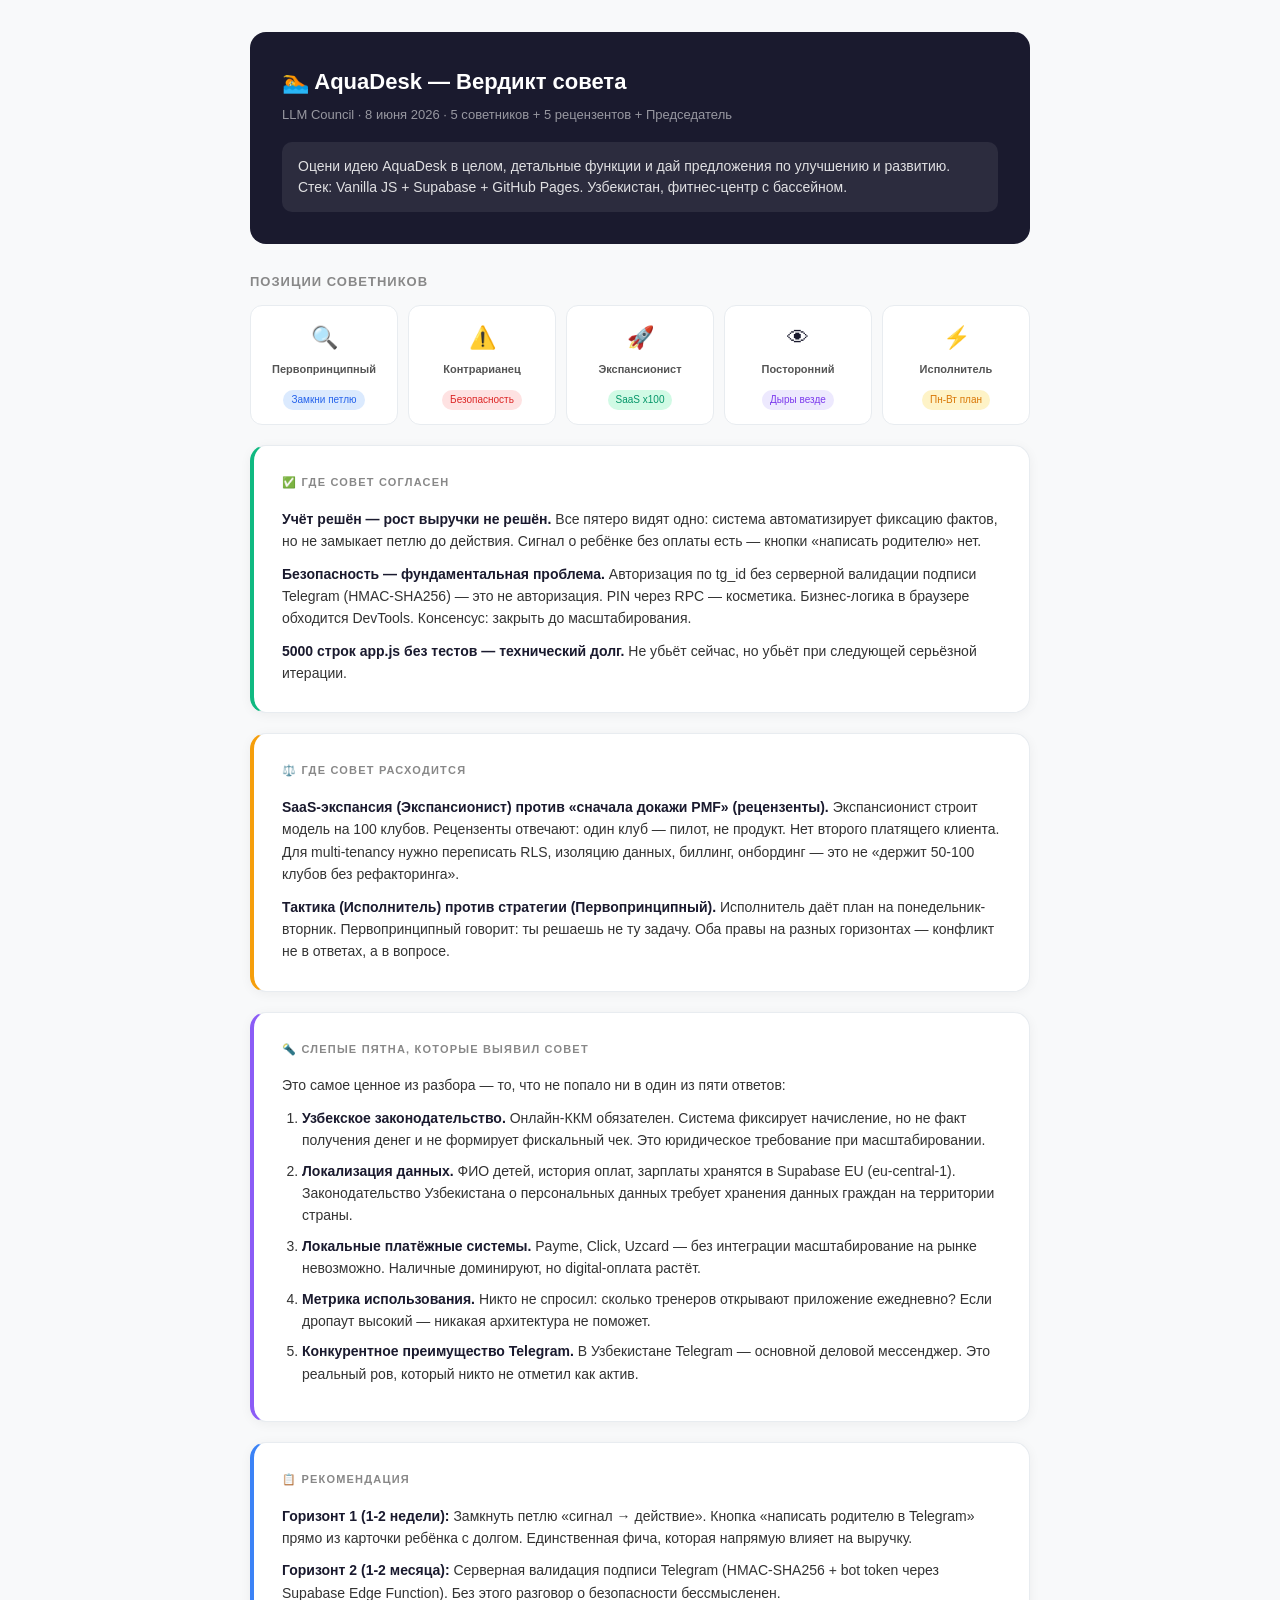
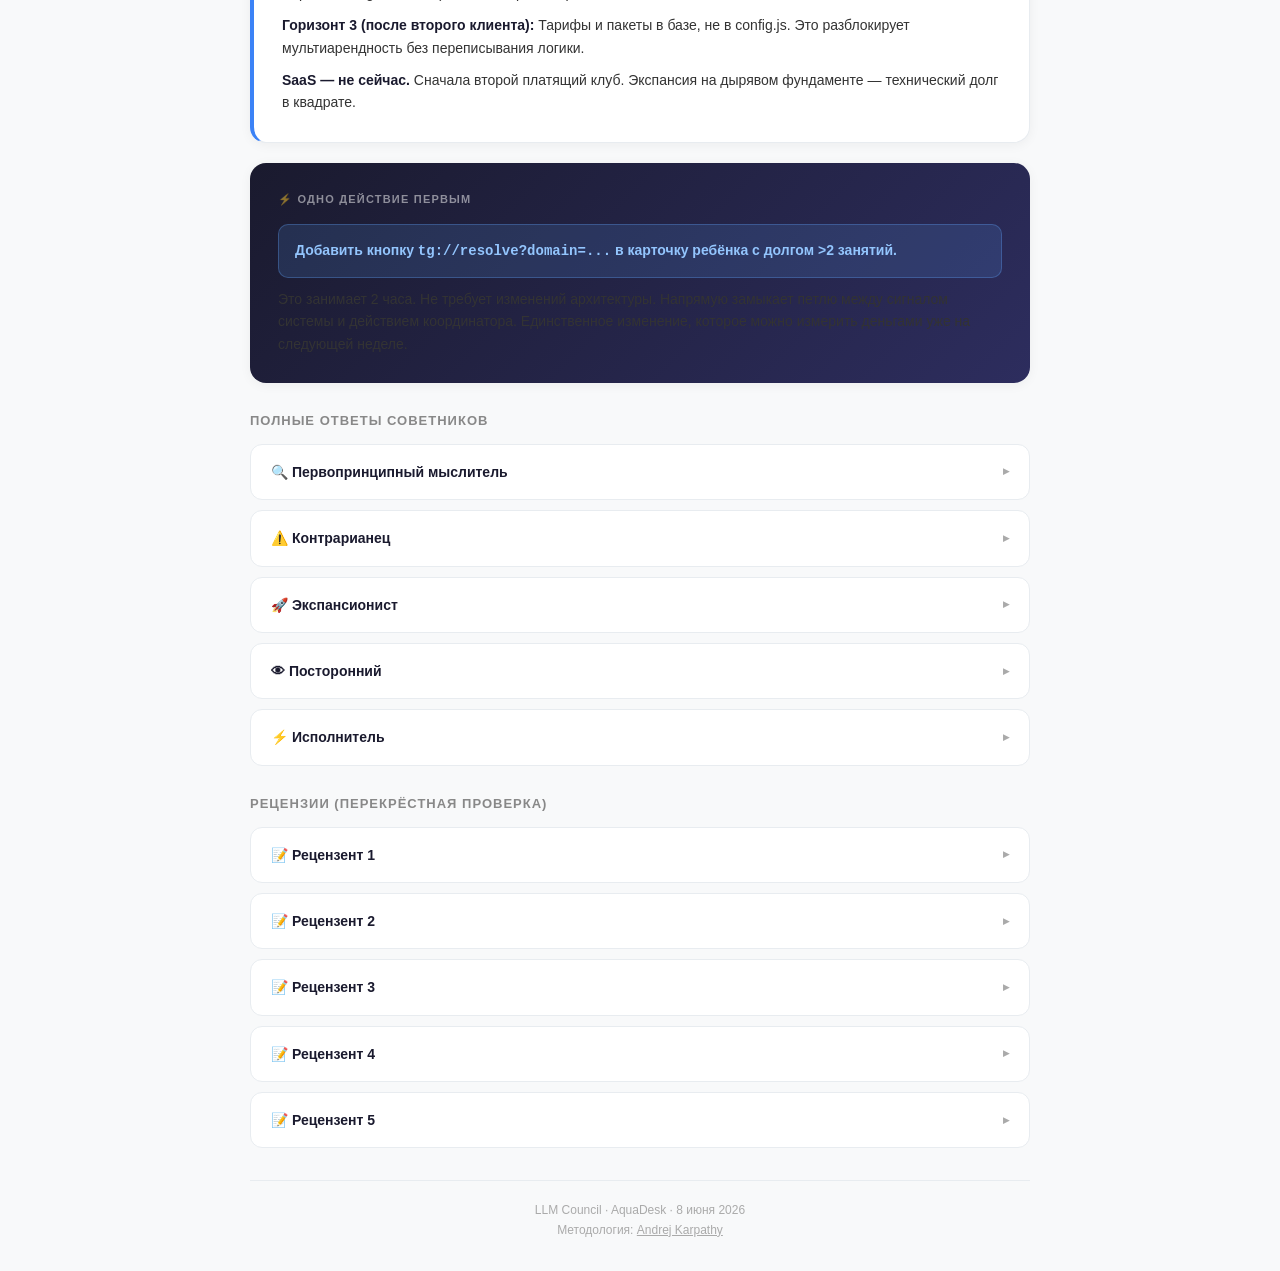
<file: council-report-20260608.html>
<!DOCTYPE html>
<html lang="ru">
<head>
<meta charset="UTF-8">
<meta name="viewport" content="width=device-width, initial-scale=1.0">
<title>Council Report — AquaDesk</title>
<style>
  * { box-sizing: border-box; margin: 0; padding: 0; }
  body { font-family: -apple-system, BlinkMacSystemFont, 'Segoe UI', sans-serif; background: #f8f9fa; color: #1a1a2e; line-height: 1.6; }
  .container { max-width: 820px; margin: 0 auto; padding: 32px 20px; }

  .header { background: #1a1a2e; color: white; border-radius: 16px; padding: 32px; margin-bottom: 28px; }
  .header h1 { font-size: 22px; font-weight: 700; margin-bottom: 6px; }
  .header .subtitle { font-size: 13px; color: rgba(255,255,255,0.55); }
  .header .question { margin-top: 16px; background: rgba(255,255,255,0.08); border-radius: 10px; padding: 14px 16px; font-size: 14px; color: rgba(255,255,255,0.85); line-height: 1.5; }

  .verdict { background: white; border-radius: 16px; padding: 28px; margin-bottom: 20px; border: 1px solid #e8ecf0; box-shadow: 0 2px 12px rgba(0,0,0,0.05); }
  .verdict h2 { font-size: 11px; font-weight: 700; text-transform: uppercase; letter-spacing: 1.2px; color: #888; margin-bottom: 16px; }

  .agree { border-left: 4px solid #10b981; }
  .clash { border-left: 4px solid #f59e0b; }
  .blind { border-left: 4px solid #8b5cf6; }
  .recommendation { border-left: 4px solid #3b82f6; }
  .one-thing { background: linear-gradient(135deg, #1a1a2e, #2d2d5e); color: white; border: none; }
  .one-thing h2 { color: rgba(255,255,255,0.5); }
  .one-thing p, .one-thing li { color: rgba(255,255,255,0.9); }
  .one-thing strong { color: #60a5fa; }

  .verdict p { font-size: 14px; color: #333; margin-bottom: 10px; }
  .verdict p:last-child { margin-bottom: 0; }
  .verdict strong { color: #1a1a2e; }
  .verdict ol, .verdict ul { padding-left: 20px; font-size: 14px; color: #333; }
  .verdict li { margin-bottom: 8px; }

  .alignment-grid { display: grid; grid-template-columns: repeat(5, 1fr); gap: 10px; margin-bottom: 20px; }
  .advisor-card { background: white; border-radius: 12px; padding: 14px 10px; text-align: center; border: 1px solid #e8ecf0; }
  .advisor-card .icon { font-size: 22px; margin-bottom: 6px; }
  .advisor-card .name { font-size: 11px; font-weight: 600; color: #555; margin-bottom: 6px; }
  .advisor-card .tag { font-size: 10px; padding: 2px 8px; border-radius: 20px; display: inline-block; }
  .tag-risk { background: #fee2e2; color: #dc2626; }
  .tag-strategy { background: #dbeafe; color: #2563eb; }
  .tag-scale { background: #d1fae5; color: #059669; }
  .tag-tactical { background: #fef3c7; color: #d97706; }
  .tag-fresh { background: #ede9fe; color: #7c3aed; }

  details { background: white; border-radius: 12px; margin-bottom: 10px; border: 1px solid #e8ecf0; overflow: hidden; }
  summary { padding: 16px 20px; cursor: pointer; font-size: 14px; font-weight: 600; color: #1a1a2e; list-style: none; display: flex; align-items: center; gap: 10px; user-select: none; }
  summary::-webkit-details-marker { display: none; }
  summary::after { content: '▸'; margin-left: auto; color: #aaa; font-size: 12px; transition: transform 0.2s; }
  details[open] summary::after { transform: rotate(90deg); }
  .advisor-body { padding: 0 20px 20px; font-size: 13px; color: #444; line-height: 1.65; border-top: 1px solid #f0f0f0; padding-top: 16px; }

  .peer-section details { background: #fafafa; }
  .peer-body { padding: 0 20px 20px; font-size: 13px; color: #444; line-height: 1.65; border-top: 1px solid #f0f0f0; padding-top: 16px; }

  .section-title { font-size: 13px; font-weight: 700; color: #888; text-transform: uppercase; letter-spacing: 1px; margin: 28px 0 12px; }

  .highlight-box { background: #eff6ff; border: 1px solid #bfdbfe; border-radius: 10px; padding: 14px 16px; font-size: 14px; color: #1e40af; margin-bottom: 10px; }
  .highlight-box strong { color: #1e3a8a; }

  .footer { text-align: center; font-size: 12px; color: #aaa; margin-top: 32px; padding-top: 20px; border-top: 1px solid #e8ecf0; }

  @media (max-width: 600px) {
    .alignment-grid { grid-template-columns: repeat(3, 1fr); }
  }
</style>
</head>
<body>
<div class="container">

  <div class="header">
    <h1>🏊 AquaDesk — Вердикт совета</h1>
    <div class="subtitle">LLM Council · 8 июня 2026 · 5 советников + 5 рецензентов + Председатель</div>
    <div class="question">Оцени идею AquaDesk в целом, детальные функции и дай предложения по улучшению и развитию. Стек: Vanilla JS + Supabase + GitHub Pages. Узбекистан, фитнес-центр с бассейном.</div>
  </div>

  <!-- Alignment Grid -->
  <div class="section-title">Позиции советников</div>
  <div class="alignment-grid">
    <div class="advisor-card">
      <div class="icon">🔍</div>
      <div class="name">Первопринципный</div>
      <div class="tag tag-strategy">Замкни петлю</div>
    </div>
    <div class="advisor-card">
      <div class="icon">⚠️</div>
      <div class="name">Контрарианец</div>
      <div class="tag tag-risk">Безопасность</div>
    </div>
    <div class="advisor-card">
      <div class="icon">🚀</div>
      <div class="name">Экспансионист</div>
      <div class="tag tag-scale">SaaS x100</div>
    </div>
    <div class="advisor-card">
      <div class="icon">👁</div>
      <div class="name">Посторонний</div>
      <div class="tag tag-fresh">Дыры везде</div>
    </div>
    <div class="advisor-card">
      <div class="icon">⚡</div>
      <div class="name">Исполнитель</div>
      <div class="tag tag-tactical">Пн-Вт план</div>
    </div>
  </div>

  <!-- Verdict sections -->
  <div class="verdict agree">
    <h2>✅ Где совет согласен</h2>
    <p><strong>Учёт решён — рост выручки не решён.</strong> Все пятеро видят одно: система автоматизирует фиксацию фактов, но не замыкает петлю до действия. Сигнал о ребёнке без оплаты есть — кнопки «написать родителю» нет.</p>
    <p><strong>Безопасность — фундаментальная проблема.</strong> Авторизация по tg_id без серверной валидации подписи Telegram (HMAC-SHA256) — это не авторизация. PIN через RPC — косметика. Бизнес-логика в браузере обходится DevTools. Консенсус: закрыть до масштабирования.</p>
    <p><strong>5000 строк app.js без тестов — технический долг.</strong> Не убьёт сейчас, но убьёт при следующей серьёзной итерации.</p>
  </div>

  <div class="verdict clash">
    <h2>⚖️ Где совет расходится</h2>
    <p><strong>SaaS-экспансия (Экспансионист) против «сначала докажи PMF» (рецензенты).</strong> Экспансионист строит модель на 100 клубов. Рецензенты отвечают: один клуб — пилот, не продукт. Нет второго платящего клиента. Для multi-tenancy нужно переписать RLS, изоляцию данных, биллинг, онбординг — это не «держит 50-100 клубов без рефакторинга».</p>
    <p><strong>Тактика (Исполнитель) против стратегии (Первопринципный).</strong> Исполнитель даёт план на понедельник-вторник. Первопринципный говорит: ты решаешь не ту задачу. Оба правы на разных горизонтах — конфликт не в ответах, а в вопросе.</p>
  </div>

  <div class="verdict blind">
    <h2>🔦 Слепые пятна, которые выявил совет</h2>
    <p>Это самое ценное из разбора — то, что не попало ни в один из пяти ответов:</p>
    <ol>
      <li><strong>Узбекское законодательство.</strong> Онлайн-ККМ обязателен. Система фиксирует начисление, но не факт получения денег и не формирует фискальный чек. Это юридическое требование при масштабировании.</li>
      <li><strong>Локализация данных.</strong> ФИО детей, история оплат, зарплаты хранятся в Supabase EU (eu-central-1). Законодательство Узбекистана о персональных данных требует хранения данных граждан на территории страны.</li>
      <li><strong>Локальные платёжные системы.</strong> Payme, Click, Uzcard — без интеграции масштабирование на рынке невозможно. Наличные доминируют, но digital-оплата растёт.</li>
      <li><strong>Метрика использования.</strong> Никто не спросил: сколько тренеров открывают приложение ежедневно? Если дропаут высокий — никакая архитектура не поможет.</li>
      <li><strong>Конкурентное преимущество Telegram.</strong> В Узбекистане Telegram — основной деловой мессенджер. Это реальный ров, который никто не отметил как актив.</li>
    </ol>
  </div>

  <div class="verdict recommendation">
    <h2>📋 Рекомендация</h2>
    <p><strong>Горизонт 1 (1-2 недели):</strong> Замкнуть петлю «сигнал → действие». Кнопка «написать родителю в Telegram» прямо из карточки ребёнка с долгом. Единственная фича, которая напрямую влияет на выручку.</p>
    <p><strong>Горизонт 2 (1-2 месяца):</strong> Серверная валидация подписи Telegram (HMAC-SHA256 + bot token через Supabase Edge Function). Без этого разговор о безопасности бессмысленен.</p>
    <p><strong>Горизонт 3 (после второго клиента):</strong> Тарифы и пакеты в базе, не в config.js. Это разблокирует мультиарендность без переписывания логики.</p>
    <p><strong>SaaS — не сейчас.</strong> Сначала второй платящий клуб. Экспансия на дырявом фундаменте — технический долг в квадрате.</p>
  </div>

  <div class="verdict one-thing">
    <h2>⚡ Одно действие первым</h2>
    <div class="highlight-box" style="background:rgba(96,165,250,0.15);border-color:rgba(96,165,250,0.3)">
      <strong style="color:#93c5fd">Добавить кнопку <code>tg://resolve?domain=...</code> в карточку ребёнка с долгом &gt;2 занятий.</strong>
    </div>
    <p>Это занимает 2 часа. Не требует изменений архитектуры. Напрямую замыкает петлю между сигналом системы и действием координатора. Единственное изменение, которое можно измерить деньгами уже на следующей неделе.</p>
  </div>

  <!-- Advisor details -->
  <div class="section-title">Полные ответы советников</div>

  <details>
    <summary>🔍 Первопринципный мыслитель</summary>
    <div class="advisor-body">
      <p>Задача учёта и расчёта — решена. Координатор больше не держит в голове кто сколько отработал. Это главная боль операционного менеджмента малого фитнес-бизнеса, и она закрыта.</p>
      <p>Что не решается: удержание клиентов. Всё что сделано — это учёт фактов. Проблема фитнес-бизнеса не в учёте — а в том, что клиент перестаёт ходить. Сигнал «ребёнок без оплаты >2 занятий» — это постфактум. Настоящий вопрос: почему ребёнок перестал платить? Система не даёт ответа.</p>
      <p>Неправильный вопрос в самом проекте: вопрос был «как автоматизировать учёт?» — а надо было спросить «что мешает росту выручки?». Учёт — это не рост, это гигиена.</p>
      <p>Что реально ценно: PIN через Supabase RPC + Telegram auth — бесплатная безопасная авторизация без собственного бэкенда. Архитектурно грамотно.</p>
      <p>Что стоит добавить: воронку сигналов с действием. Не просто «дети без оплаты», а кнопка «написать родителю в Telegram» прямо из интерфейса. Это превращает систему из дашборда наблюдения в инструмент управления.</p>
    </div>
  </details>

  <details>
    <summary>⚠️ Контрарианец</summary>
    <div class="advisor-body">
      <p><strong>Главная уязвимость — авторизация через tg_id.</strong> tg_id — это публичный идентификатор. На GitHub Pages нет серверной валидации подписи Telegram (HMAC-SHA256 через bot token). Это дыра прямо сейчас. Координатор и CEO видят зарплаты всех сотрудников.</p>
      <p><strong>Supabase free tier — бомба замедленного действия.</strong> Засыпает после 1 недели неактивности. Лимит 500 МБ БД + 2 ГБ трафика. Нет резервного плана.</p>
      <p><strong>5000 строк в app.js — катастрофа поддержки.</strong> Первый новый разработчик потратит неделю на ориентацию. Баги будут прятаться месяцами.</p>
      <p><strong>PIN через Supabase RPC не спасает от перехвата сессии.</strong> После верификации PIN что происходит? Если просто флаг в памяти — перезагрузка страницы обходит защиту.</p>
      <p><strong>Офлайн — ноль.</strong> Тренер в бассейне теряет интернет → не может внести тренировку → теряет 48-часовое окно → зарплата не считается.</p>
      <p>Что упущено критически: аудит-лог изменений зарплат, backup стратегия, уведомления о сбоях системы.</p>
    </div>
  </details>

  <details>
    <summary>🚀 Экспансионист</summary>
    <div class="advisor-body">
      <p>AquaDesk — это уже готовый продукт, который просто не знает о своём масштабе.</p>
      <p><strong>Самое недооцененное:</strong> уже работает полный операционный стек для фитнес-центра. Это SaaS-шаблон. В Узбекистане сотни бассейнов, в СНГ — тысячи. Никто из них не имеет нормальной автоматизации.</p>
      <p><strong>Мультиарендность:</strong> один инстанс Supabase, разные organization_id — и каждый клуб платит 20-50$/мес. 100 клубов = 2-5k$/мес без единой новой фичи.</p>
      <p><strong>Белый лейбл через Telegram:</strong> каждый клуб получает своего Telegram-бота со своим брендингом. Стоимость входа для клиента — ноль.</p>
      <p><strong>Скрытый джекпот:</strong> агрегированная отраслевая аналитика. Посещаемость, платёжная дисциплина, активность тренеров — данные, которых не существует в СНГ для малого спорта.</p>
      <p><strong>Самая быстрая экспансия:</strong> партнёрство с одной-двумя сетями (5-10 клубов). Один договор = x10 к текущей базе.</p>
    </div>
  </details>

  <details>
    <summary>👁 Посторонний</summary>
    <div class="advisor-body">
      <p><strong>Безопасность — дыра.</strong> Авторизация по tg_id — это не авторизация. PIN через RPC — костыль поверх фундаментальной проблемы. Supabase free tier с RLS хорошо, но кто проверяет подлинность Telegram-запроса?</p>
      <p><strong>Суммы в сумах жёстко зашиты.</strong> 85/110/135 тысяч сум — константы в config.js. Инфляция в Узбекистане реальна. Что происходит при изменении тарифов? Нет UI.</p>
      <p><strong>GitHub Pages — нет бэкенда.</strong> Бизнес-логика (расчёт ЗП, проверки) живёт в браузере. Её можно обойти или сломать DevTools.</p>
      <p><strong>«Арт Свим»</strong> упоминается как будто это очевидно. Для нового человека — загадка.</p>
      <p><strong>Офлайн = смерть.</strong> Wi-Fi в бассейне нестабилен. Что видит пользователь при потере соединения?</p>
      <p><strong>Нет тестов.</strong> 5000 строк в app.js без тестов — технический долг, который будет расти.</p>
    </div>
  </details>

  <details>
    <summary>⚡ Исполнитель</summary>
    <div class="advisor-body">
      <p><strong>1. Уведомления-автотриггеры</strong> — в БД уже есть notification_rules, но они мертвы. Самая высокая отдача: просроченный абонемент, нет конспекта 48ч, ребёнок без оплаты. Первый шаг — написать cron-функцию в Supabase Edge Functions, которая раз в час прогоняет правила. Один файл, одна Edge Function.</p>
      <p><strong>2. Переименование группы</strong> — это 30 минут работы: инпут + один UPDATE. Висит в бэклоге.</p>
      <p><strong>3. Проверить экспорт филиала</strong> — технический долг, который вылезет в самый неудобный момент. Прогнать по всем четырём филиалам, убедиться что цифры сходятся.</p>
      <p><strong>Что отложить:</strong> рефакторинг app.js (5000 строк работают), новые роли, CEO-аналитику если не просит активно.</p>
      <p>Понедельник — автотриггеры уведомлений. Вторник — переименование групп + проверка экспорта.</p>
    </div>
  </details>

  <!-- Peer reviews -->
  <div class="section-title peer-section">Рецензии (перекрёстная проверка)</div>

  <details>
    <summary>📝 Рецензент 1</summary>
    <div class="peer-body">
      <p><strong>Сильнейший — E (Экспансионист).</strong> Единственный, кто вышел за рамки и увидел рыночный потенциал. Конкретная бизнес-модель: multi-tenancy, 20-50$/мес, 100 клубов = реальные деньги.</p>
      <p><strong>Наибольший слепой угол — D (Исполнитель).</strong> Даёт тактический план поверх системы с дырявой авторизацией. Строить на фундаменте с трещиной.</p>
      <p><strong>Что пропустили все:</strong> Узбекистан — специфический рынок. Payme, Click, Uzcard — нет интеграции с местными платёжными системами. Онлайн-ККМ обязателен. Без локальных платежей и фискализации масштабирование невозможно — это блокер, который перевешивает все технические долги.</p>
    </div>
  </details>

  <details>
    <summary>📝 Рецензент 2</summary>
    <div class="peer-body">
      <p><strong>Сильнейший — B (Посторонний).</strong> Называет фундаментальную проблему прямо: авторизация по tg_id — это не авторизация. Конкретные уязвимости без абстракций.</p>
      <p><strong>Наибольший слепой угол — E (Экспансионист).</strong> Строит SaaS-стратегию на дырявой авторизации. Масштабирование сломанной авторизации = масштабирование уязвимости.</p>
      <p><strong>Что пропустили все:</strong> есть ли реальный платящий пользователь кроме «Арт Свим»? Один клуб — пилот, не продукт. Пока нет второго клиента, любые разговоры о multi-tenancy — планирование экспансии без доказательства PMF.</p>
    </div>
  </details>

  <details>
    <summary>📝 Рецензент 3</summary>
    <div class="peer-body">
      <p><strong>Сильнейший — B (Посторонний).</strong> Конкретные технические проблемы с доказательствами. Не философствует — даёт список дыр.</p>
      <p><strong>Наибольший слепой угол — E (Экспансионист).</strong> 100 клубов на текущем фундаменте (5000 строк, tg_id авторизация, free tier) — это 100 точек отказа, не выручка.</p>
      <p><strong>Что пропустили все:</strong> GDPR и местное законодательство. Система хранит ФИО детей, историю оплат, зарплаты в Supabase EU region. Кто несёт ответственность за утечку? Согласие на обработку персональных данных? Законодательство о локализации данных граждан Узбекистана.</p>
    </div>
  </details>

  <details>
    <summary>📝 Рецензент 4</summary>
    <div class="peer-body">
      <p><strong>Сильнейший — A (Первопринципный).</strong> Единственный отвечает на правильный вопрос: система решает учёт, но не решает удержание клиентов. Конкретная критика + конкретное предложение.</p>
      <p><strong>Наибольший слепой угол — E (Экспансионист).</strong> Прыжок от «работает в одном клубе» к «SaaS на 100 клубов» без слова о том, что для мультиарендности нужно переписать половину архитектуры.</p>
      <p><strong>Что пропустили все:</strong> человеческий фактор. Сколько тренеров открывают приложение ежедневно? Если тренер забывает открыть — никакая архитектура не поможет. Метрика дропаута использования.</p>
    </div>
  </details>

  <details>
    <summary>📝 Рецензент 5</summary>
    <div class="peer-body">
      <p><strong>Сильнейший — A (Первопринципный).</strong> Замыкание петли «сигнал → действие → результат». Практично, не теоретично.</p>
      <p><strong>Наибольший слепой угол — E (Экспансионист).</strong> Проект не валидирован даже на одном клубе. Масштабировать нечего — сначала PMF.</p>
      <p><strong>Что пропустили все:</strong> Telegram в Узбекистане — основной деловой мессенджер, это конкурентное преимущество которое никто не отметил. Оплата наличными доминирует — система не фиксирует факт получения денег. Supabase EU хранит данные граждан Узбекистана — потенциальный конфликт с законодательством о локализации данных.</p>
    </div>
  </details>

  <div class="footer">
    LLM Council · AquaDesk · 8 июня 2026<br>
    Методология: <a href="https://x.com/karpathy" style="color:#aaa">Andrej Karpathy</a>
  </div>

</div>
</body>
</html>
</file>
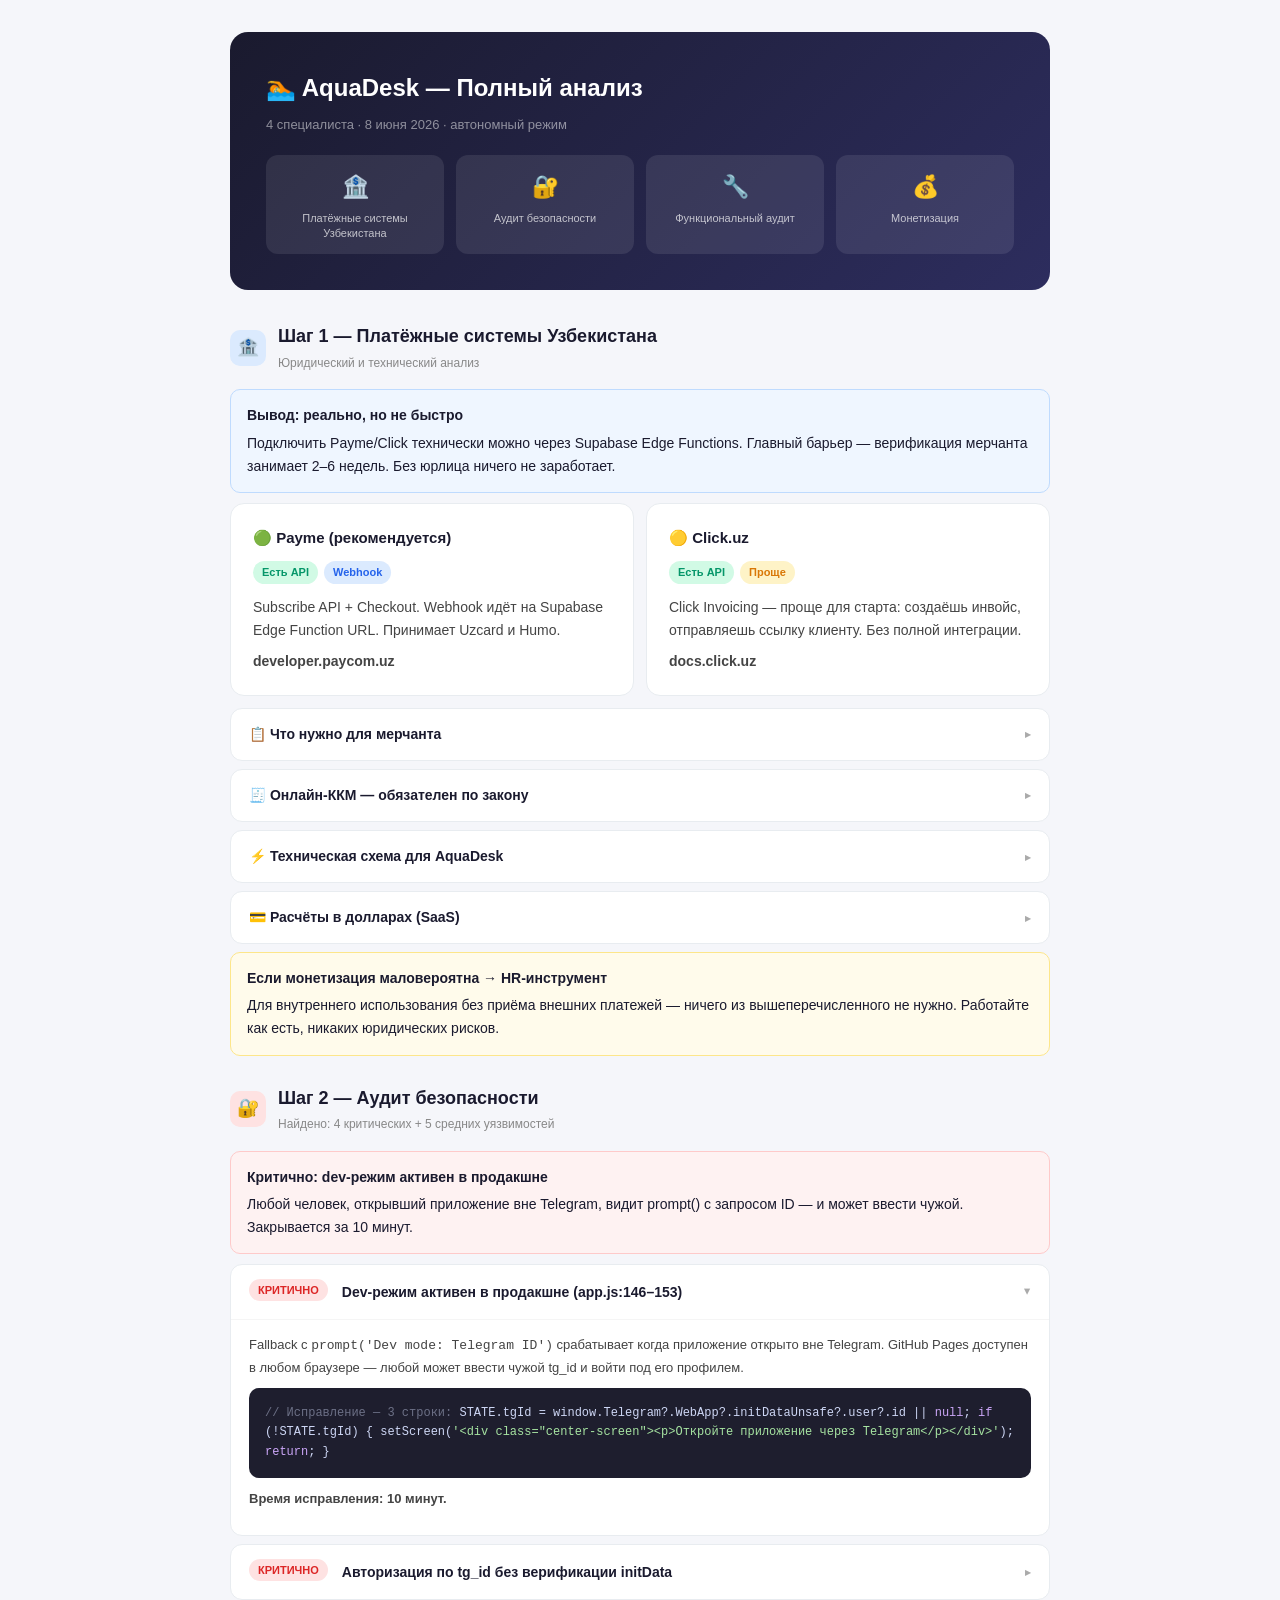
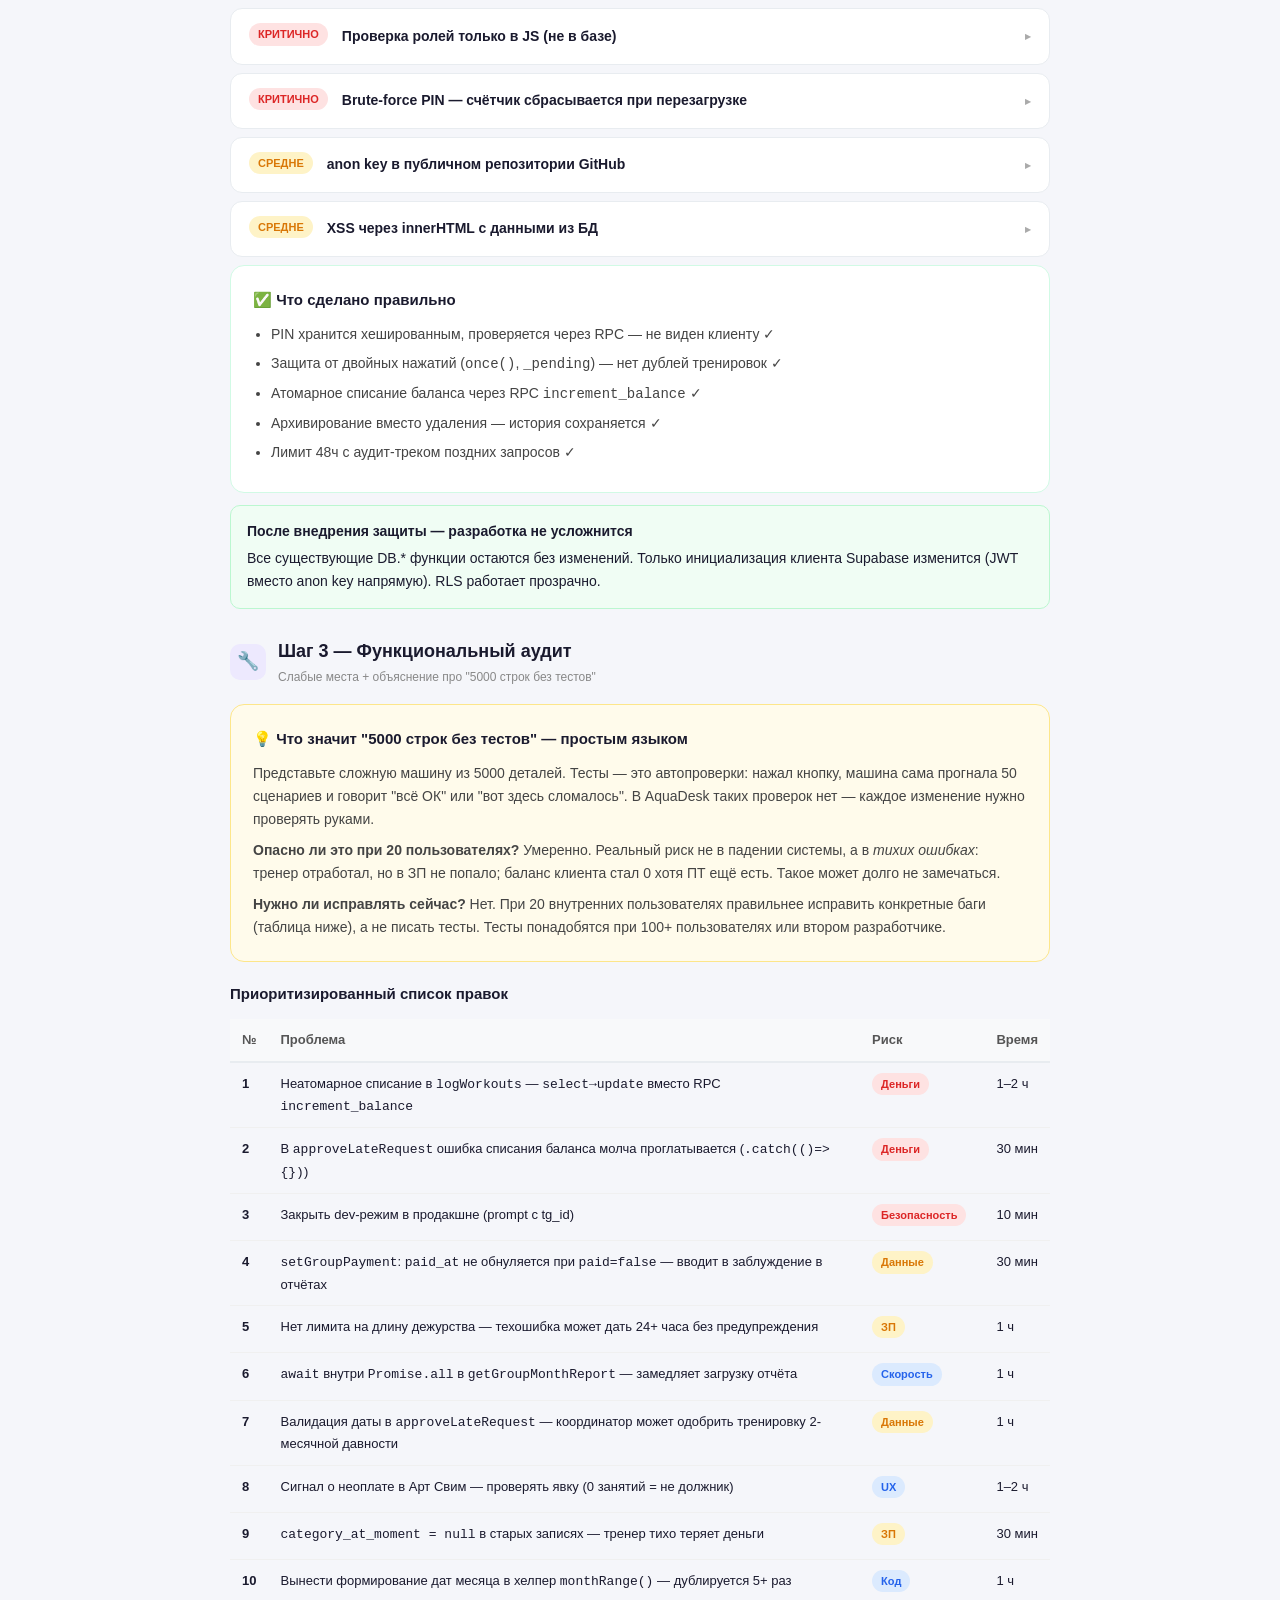
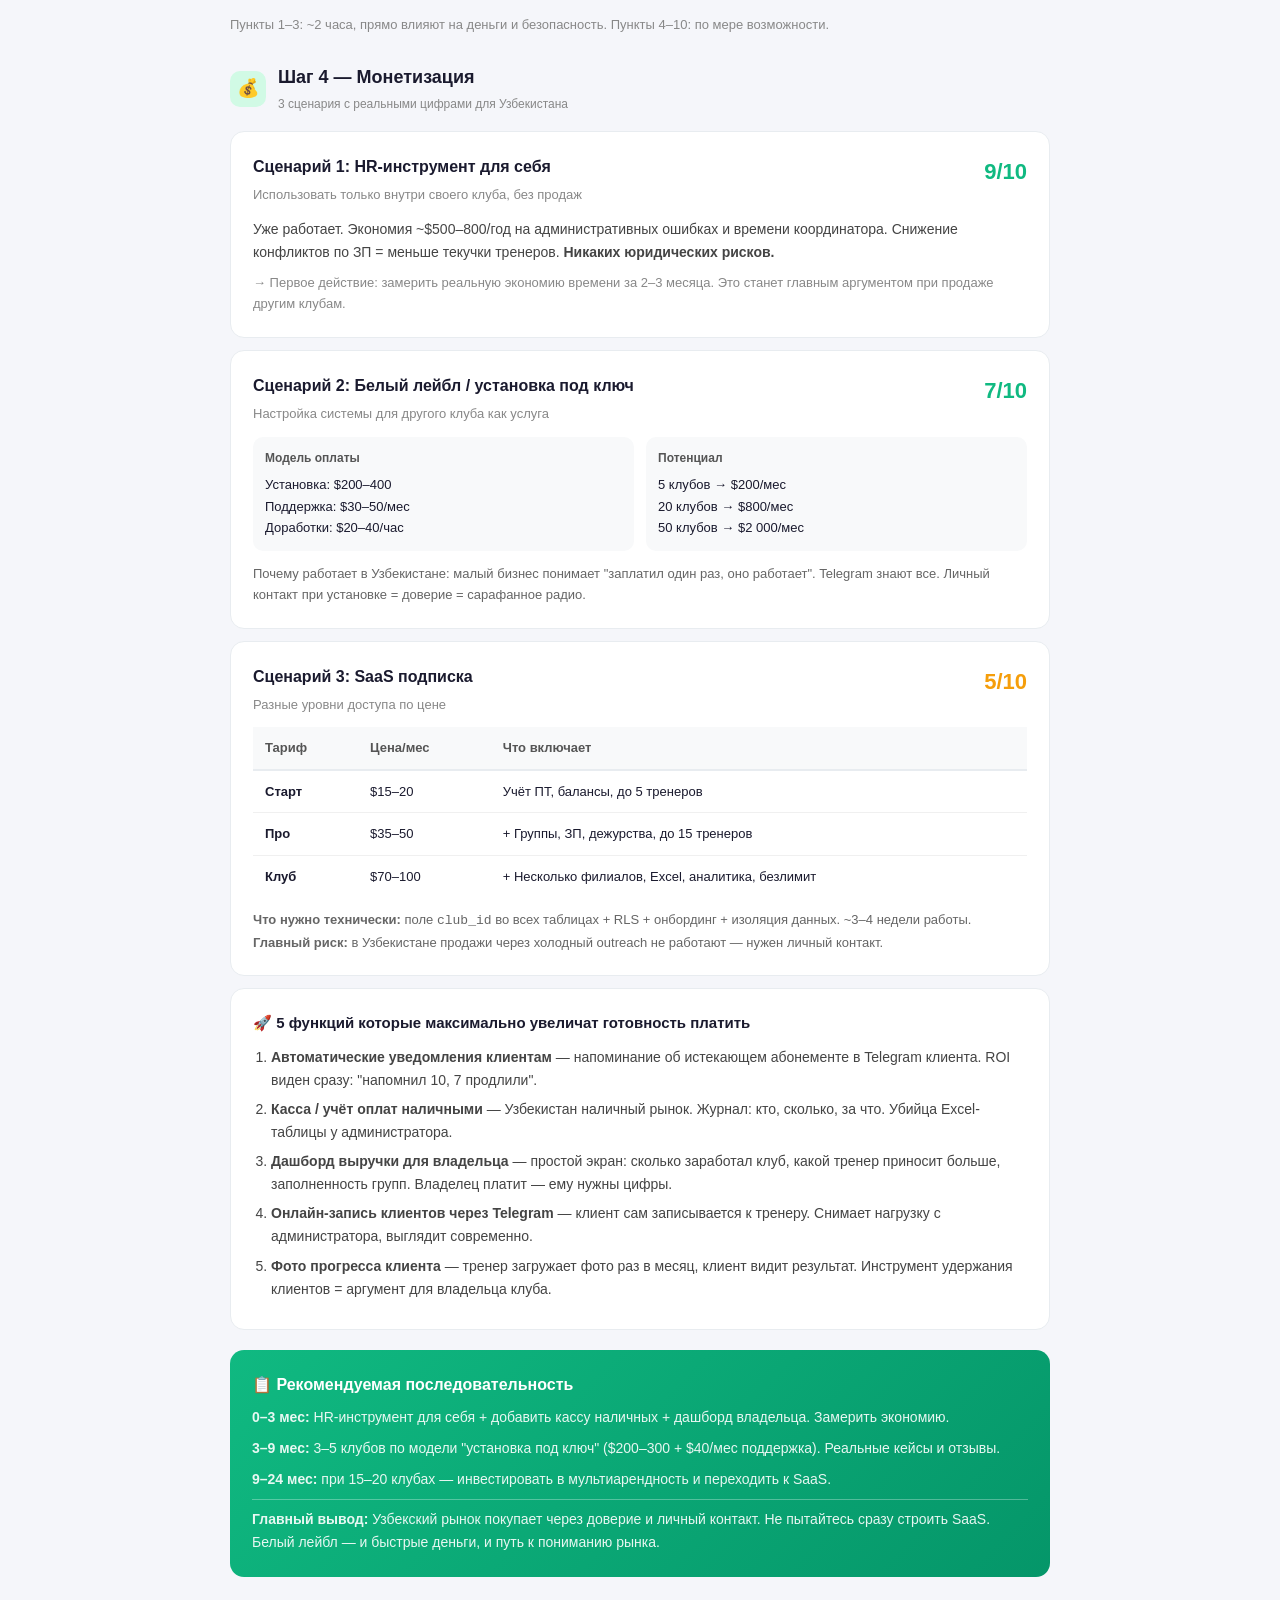
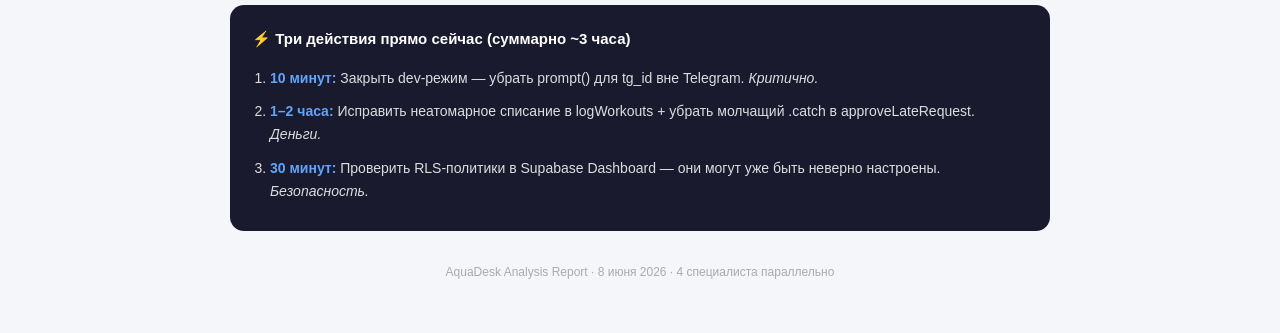
<file: report-analysis-20260608.html>
<!DOCTYPE html>
<html lang="ru">
<head>
<meta charset="UTF-8">
<meta name="viewport" content="width=device-width, initial-scale=1.0">
<title>AquaDesk — Полный анализ</title>
<style>
* { box-sizing: border-box; margin: 0; padding: 0; }
body { font-family: -apple-system, BlinkMacSystemFont, 'Segoe UI', sans-serif; background: #f5f6fa; color: #1a1a2e; line-height: 1.65; }
.container { max-width: 860px; margin: 0 auto; padding: 32px 20px 60px; }

.hero { background: linear-gradient(135deg, #1a1a2e 0%, #2d2d5e 100%); color: white; border-radius: 18px; padding: 36px; margin-bottom: 32px; }
.hero h1 { font-size: 24px; font-weight: 700; margin-bottom: 6px; }
.hero .sub { font-size: 13px; color: rgba(255,255,255,.5); margin-bottom: 20px; }
.hero-steps { display: grid; grid-template-columns: repeat(4,1fr); gap: 12px; }
.hero-step { background: rgba(255,255,255,.09); border-radius: 12px; padding: 14px 12px; text-align: center; }
.hero-step .icon { font-size: 22px; margin-bottom: 6px; }
.hero-step .label { font-size: 11px; color: rgba(255,255,255,.7); line-height: 1.3; }

.section { margin-bottom: 28px; }
.section-header { display: flex; align-items: center; gap: 12px; margin-bottom: 16px; }
.section-badge { width: 36px; height: 36px; border-radius: 10px; display: flex; align-items: center; justify-content: center; font-size: 18px; flex-shrink: 0; }
.section-title { font-size: 18px; font-weight: 700; }
.section-sub { font-size: 12px; color: #888; margin-top: 2px; }

.card { background: white; border-radius: 14px; padding: 22px; margin-bottom: 12px; border: 1px solid #e8ecf0; }
.card h3 { font-size: 15px; font-weight: 700; margin-bottom: 10px; }
.card p { font-size: 14px; color: #444; margin-bottom: 8px; }
.card p:last-child { margin-bottom: 0; }
.card ul, .card ol { padding-left: 18px; font-size: 14px; color: #444; }
.card li { margin-bottom: 6px; }

.tag { display: inline-block; font-size: 11px; font-weight: 600; padding: 2px 9px; border-radius: 20px; margin-right: 6px; margin-bottom: 4px; }
.tag-red { background: #fee2e2; color: #dc2626; }
.tag-yellow { background: #fef3c7; color: #d97706; }
.tag-green { background: #d1fae5; color: #059669; }
.tag-blue { background: #dbeafe; color: #2563eb; }
.tag-purple { background: #ede9fe; color: #7c3aed; }

.alert { border-radius: 10px; padding: 14px 16px; margin-bottom: 10px; font-size: 14px; }
.alert-red { background: #fef2f2; border: 1px solid #fecaca; }
.alert-yellow { background: #fffbeb; border: 1px solid #fde68a; }
.alert-green { background: #f0fdf4; border: 1px solid #bbf7d0; }
.alert-blue { background: #eff6ff; border: 1px solid #bfdbfe; }
.alert strong { display: block; margin-bottom: 4px; }

.priority-table { width: 100%; border-collapse: collapse; font-size: 13px; }
.priority-table th { text-align: left; padding: 10px 12px; background: #f8f9fa; border-bottom: 2px solid #e8ecf0; font-weight: 600; color: #555; }
.priority-table td { padding: 10px 12px; border-bottom: 1px solid #f0f0f0; vertical-align: top; }
.priority-table tr:last-child td { border-bottom: none; }

.scenario { background: white; border-radius: 14px; padding: 22px; margin-bottom: 12px; border: 1px solid #e8ecf0; }
.scenario-header { display: flex; justify-content: space-between; align-items: flex-start; margin-bottom: 12px; }
.scenario-name { font-size: 16px; font-weight: 700; }
.score { font-size: 22px; font-weight: 800; }
.score-high { color: #10b981; }
.score-mid { color: #f59e0b; }
.score-low { color: #ef4444; }

.code { background: #1e1e2e; color: #cdd6f4; border-radius: 10px; padding: 16px; font-size: 12px; font-family: 'SF Mono', 'Fira Code', monospace; overflow-x: auto; margin: 10px 0; line-height: 1.6; }
.code .comment { color: #6c7086; }
.code .keyword { color: #cba6f7; }
.code .string { color: #a6e3a1; }

details { background: white; border-radius: 12px; margin-bottom: 8px; border: 1px solid #e8ecf0; overflow: hidden; }
summary { padding: 14px 18px; cursor: pointer; font-size: 14px; font-weight: 600; list-style: none; display: flex; align-items: center; gap: 8px; user-select: none; }
summary::-webkit-details-marker { display: none; }
summary::after { content: '▸'; margin-left: auto; color: #aaa; font-size: 11px; }
details[open] summary::after { transform: rotate(90deg); }
.detail-body { padding: 0 18px 18px; font-size: 13px; color: #444; border-top: 1px solid #f5f5f5; padding-top: 14px; line-height: 1.65; }
.detail-body p { margin-bottom: 8px; }
.detail-body ul, .detail-body ol { padding-left: 18px; margin-bottom: 8px; }
.detail-body li { margin-bottom: 5px; }

.two-col { display: grid; grid-template-columns: 1fr 1fr; gap: 12px; }
.action-box { background: linear-gradient(135deg, #10b981, #059669); color: white; border-radius: 14px; padding: 22px; margin-top: 20px; }
.action-box h3 { font-size: 16px; margin-bottom: 8px; }
.action-box p { font-size: 14px; color: rgba(255,255,255,.9); }

@media(max-width:600px){
  .hero-steps { grid-template-columns: repeat(2,1fr); }
  .two-col { grid-template-columns: 1fr; }
}
</style>
</head>
<body>
<div class="container">

<div class="hero">
  <h1>🏊 AquaDesk — Полный анализ</h1>
  <div class="sub">4 специалиста · 8 июня 2026 · автономный режим</div>
  <div class="hero-steps">
    <div class="hero-step"><div class="icon">🏦</div><div class="label">Платёжные системы Узбекистана</div></div>
    <div class="hero-step"><div class="icon">🔐</div><div class="label">Аудит безопасности</div></div>
    <div class="hero-step"><div class="icon">🔧</div><div class="label">Функциональный аудит</div></div>
    <div class="hero-step"><div class="icon">💰</div><div class="label">Монетизация</div></div>
  </div>
</div>

<!-- ШАГ 1: ПЛАТЕЖИ -->
<div class="section">
  <div class="section-header">
    <div class="section-badge" style="background:#dbeafe">🏦</div>
    <div>
      <div class="section-title">Шаг 1 — Платёжные системы Узбекистана</div>
      <div class="section-sub">Юридический и технический анализ</div>
    </div>
  </div>

  <div class="alert alert-blue">
    <strong>Вывод: реально, но не быстро</strong>
    Подключить Payme/Click технически можно через Supabase Edge Functions. Главный барьер — верификация мерчанта занимает 2–6 недель. Без юрлица ничего не заработает.
  </div>

  <div class="two-col">
    <div class="card">
      <h3>🟢 Payme (рекомендуется)</h3>
      <p><span class="tag tag-green">Есть API</span><span class="tag tag-blue">Webhook</span></p>
      <p>Subscribe API + Checkout. Webhook идёт на Supabase Edge Function URL. Принимает Uzcard и Humo.</p>
      <p><strong>developer.paycom.uz</strong></p>
    </div>
    <div class="card">
      <h3>🟡 Click.uz</h3>
      <p><span class="tag tag-green">Есть API</span><span class="tag tag-yellow">Проще</span></p>
      <p>Click Invoicing — проще для старта: создаёшь инвойс, отправляешь ссылку клиенту. Без полной интеграции.</p>
      <p><strong>docs.click.uz</strong></p>
    </div>
  </div>

  <details>
    <summary>📋 Что нужно для мерчанта</summary>
    <div class="detail-body">
      <p><strong>Минимум — ИП:</strong> регистрация через my.gov.uz, 1–3 дня, минимальная госпошлина. Достаточно для оплаты абонементов внутри одного клуба.</p>
      <p><strong>Для SaaS — ООО:</strong> выглядит серьёзнее, проще заключать договоры с другими клубами, привлекать соучредителей.</p>
      <p><strong>Лицензия не нужна.</strong> Лицензируются только операторы платёжных систем (банки). Вы — мерчант. Основание: Закон РУз «О платёжах и платёжных системах» №ЗРУ-598 от 2019 г., ст. 5.</p>
    </div>
  </details>

  <details>
    <summary>🧾 Онлайн-ККМ — обязателен по закону</summary>
    <div class="detail-body">
      <p><strong>Да, обязателен.</strong> Налоговый кодекс РУз, ст. 272 + Постановление Президента №ПП-4611 от 2020 г. Касается всех безналичных расчётов с физлицами, включая Payme/Click.</p>
      <p><strong>Как работает:</strong> Payme и Click имеют встроенную интеграцию с ОФД — при правильной настройке мерчанта чек формируется автоматически. Нужно зарегистрировать виртуальный ККМ в Налоговом комитете и подключить к ОФД.</p>
      <p><strong>Штрафы за отсутствие:</strong> 5–30 БРВ (1,7–10 млн сум) по ст. 175 КоАО РУз. Налоговые органы делают контрольные закупки.</p>
    </div>
  </details>

  <details>
    <summary>⚡ Техническая схема для AquaDesk</summary>
    <div class="detail-body">
      <div class="code"><span class="comment">// Схема оплаты через Supabase Edge Function</span>
Mini App → Telegram.WebApp.openLink(payme_checkout_url)
→ Пользователь оплачивает в Payme
→ Payme callback → Supabase Edge Function (публичный HTTPS URL)
→ Edge Function обновляет баланс клиента в БД
→ Mini App polling обнаруживает обновление</div>
      <p><strong>UX:</strong> пользователь уходит из Telegram в приложение Payme, потом возвращается. Нативного платёжного экрана внутри Mini App нет — это нормально для рынка.</p>
      <p><strong>Секреты мерчанта</strong> должны быть только в Edge Functions, не во фронтовом JS!</p>
    </div>
  </details>

  <details>
    <summary>💳 Расчёты в долларах (SaaS)</summary>
    <div class="detail-body">
      <p><strong>Важно:</strong> расчёты между юрлицами Узбекистана в иностранной валюте запрещены (Закон «О валютном регулировании» ЗРУ-561). Если клиент — узбекское ООО/ИП, счёт нужно выставлять в сумах по курсу ЦБ.</p>
      <p>Для зарубежных клиентов — нужен валютный счёт и обязательная продажа части валютной выручки.</p>
    </div>
  </details>

  <div class="alert alert-yellow">
    <strong>Если монетизация маловероятна → HR-инструмент</strong>
    Для внутреннего использования без приёма внешних платежей — ничего из вышеперечисленного не нужно. Работайте как есть, никаких юридических рисков.
  </div>
</div>

<!-- ШАГ 2: БЕЗОПАСНОСТЬ -->
<div class="section">
  <div class="section-header">
    <div class="section-badge" style="background:#fee2e2">🔐</div>
    <div>
      <div class="section-title">Шаг 2 — Аудит безопасности</div>
      <div class="section-sub">Найдено: 4 критических + 5 средних уязвимостей</div>
    </div>
  </div>

  <div class="alert alert-red">
    <strong>Критично: dev-режим активен в продакшне</strong>
    Любой человек, открывший приложение вне Telegram, видит prompt() с запросом ID — и может ввести чужой. Закрывается за 10 минут.
  </div>

  <details open>
    <summary><span class="tag tag-red">КРИТИЧНО</span> Dev-режим активен в продакшне (app.js:146–153)</summary>
    <div class="detail-body">
      <p>Fallback с <code>prompt('Dev mode: Telegram ID')</code> срабатывает когда приложение открыто вне Telegram. GitHub Pages доступен в любом браузере — любой может ввести чужой tg_id и войти под его профилем.</p>
      <div class="code"><span class="comment">// Исправление — 3 строки:</span>
STATE.tgId = window.Telegram?.WebApp?.initDataUnsafe?.user?.id || <span class="keyword">null</span>;
<span class="keyword">if</span> (!STATE.tgId) {
  setScreen(<span class="string">'&lt;div class="center-screen"&gt;&lt;p&gt;Откройте приложение через Telegram&lt;/p&gt;&lt;/div&gt;'</span>);
  <span class="keyword">return</span>;
}</div>
      <p><strong>Время исправления: 10 минут.</strong></p>
    </div>
  </details>

  <details>
    <summary><span class="tag tag-red">КРИТИЧНО</span> Авторизация по tg_id без верификации initData</summary>
    <div class="detail-body">
      <p>Приложение доверяет <code>initDataUnsafe</code> без проверки HMAC-SHA256 подписи Telegram. Знающий tg_id другого сотрудника может обратиться к Supabase API напрямую от его имени — если RLS это не блокирует.</p>
      <p><strong>Решение:</strong> Supabase Edge Function, которая верифицирует <code>initData</code> через bot token и выдаёт JWT. Требует ~1 день работы. Для 20 внутренних пользователей — приоритет средний.</p>
    </div>
  </details>

  <details>
    <summary><span class="tag tag-red">КРИТИЧНО</span> Проверка ролей только в JS (не в базе)</summary>
    <div class="detail-body">
      <p>Разграничение доступа (<code>renderAdminApp</code>, <code>renderTrainerApp</code>) происходит только в браузере. Тренер, зная Supabase URL и anon key, может вызвать <code>getAllClients</code>, <code>getSummary</code>, <code>getControlData</code> напрямую и получить данные всех коллег и зарплаты.</p>
      <p><strong>Решение:</strong> Проверить RLS-политики в Supabase Dashboard. Они должны ограничивать доступ на уровне базы, а не только в коде.</p>
    </div>
  </details>

  <details>
    <summary><span class="tag tag-red">КРИТИЧНО</span> Brute-force PIN — счётчик сбрасывается при перезагрузке</summary>
    <div class="detail-body">
      <p>Переменные <code>_pinFailCount</code> и <code>_pinBlockedUntil</code> живут только в памяти браузера. Обновление страницы = сброс счётчика. 4-значный PIN можно перебрать за 10 000 попыток.</p>
      <div class="code"><span class="comment">-- Добавить в RPC verify_pin (PostgreSQL):</span>
<span class="keyword">IF</span> (SELECT COUNT(*) FROM pin_attempts
    WHERE tg_id = p_tg_id
    AND attempt_at > NOW() - INTERVAL <span class="string">'5 minutes'</span>
) >= 5 THEN
  RETURN FALSE;
END IF;</div>
    </div>
  </details>

  <details>
    <summary><span class="tag tag-yellow">СРЕДНЕ</span> anon key в публичном репозитории GitHub</summary>
    <div class="detail-body">
      <p>Это ожидаемо для Supabase — anon key предназначен для клиентов. Критичным становится только если RLS настроен неверно. <strong>Проверьте RLS — это важнее, чем скрывать ключ.</strong></p>
    </div>
  </details>

  <details>
    <summary><span class="tag tag-yellow">СРЕДНЕ</span> XSS через innerHTML с данными из БД</summary>
    <div class="detail-body">
      <p>ФИО клиентов, названия групп, заметки вставляются в HTML через шаблонные строки без экранирования. Если кто-то введёт <code>&lt;script&gt;...&lt;/script&gt;</code> в поле ФИО — JS выполнится у других пользователей. Для внутренней системы с доверенными пользователями — низкий реальный риск.</p>
    </div>
  </details>

  <div class="card" style="border-color:#d1fae5">
    <h3>✅ Что сделано правильно</h3>
    <ul>
      <li>PIN хранится хешированным, проверяется через RPC — не виден клиенту ✓</li>
      <li>Защита от двойных нажатий (<code>once()</code>, <code>_pending</code>) — нет дублей тренировок ✓</li>
      <li>Атомарное списание баланса через RPC <code>increment_balance</code> ✓</li>
      <li>Архивирование вместо удаления — история сохраняется ✓</li>
      <li>Лимит 48ч с аудит-треком поздних запросов ✓</li>
    </ul>
  </div>

  <div class="alert alert-green">
    <strong>После внедрения защиты — разработка не усложнится</strong>
    Все существующие DB.* функции остаются без изменений. Только инициализация клиента Supabase изменится (JWT вместо anon key напрямую). RLS работает прозрачно.
  </div>
</div>

<!-- ШАГ 3: ФУНКЦИИ И ТЕСТЫ -->
<div class="section">
  <div class="section-header">
    <div class="section-badge" style="background:#ede9fe">🔧</div>
    <div>
      <div class="section-title">Шаг 3 — Функциональный аудит</div>
      <div class="section-sub">Слабые места + объяснение про "5000 строк без тестов"</div>
    </div>
  </div>

  <div class="card" style="background:#fffbeb; border-color:#fde68a">
    <h3>💡 Что значит "5000 строк без тестов" — простым языком</h3>
    <p>Представьте сложную машину из 5000 деталей. Тесты — это автопроверки: нажал кнопку, машина сама прогнала 50 сценариев и говорит "всё ОК" или "вот здесь сломалось". В AquaDesk таких проверок нет — каждое изменение нужно проверять руками.</p>
    <p><strong>Опасно ли это при 20 пользователях?</strong> Умеренно. Реальный риск не в падении системы, а в <em>тихих ошибках</em>: тренер отработал, но в ЗП не попало; баланс клиента стал 0 хотя ПТ ещё есть. Такое может долго не замечаться.</p>
    <p><strong>Нужно ли исправлять сейчас?</strong> Нет. При 20 внутренних пользователях правильнее исправить конкретные баги (таблица ниже), а не писать тесты. Тесты понадобятся при 100+ пользователях или втором разработчике.</p>
  </div>

  <h3 style="margin: 20px 0 12px; font-size: 15px;">Приоритизированный список правок</h3>
  <table class="priority-table">
    <thead>
      <tr>
        <th>№</th>
        <th>Проблема</th>
        <th>Риск</th>
        <th>Время</th>
      </tr>
    </thead>
    <tbody>
      <tr>
        <td><strong>1</strong></td>
        <td>Неатомарное списание в <code>logWorkouts</code> — <code>select→update</code> вместо RPC <code>increment_balance</code></td>
        <td><span class="tag tag-red">Деньги</span></td>
        <td>1–2 ч</td>
      </tr>
      <tr>
        <td><strong>2</strong></td>
        <td>В <code>approveLateRequest</code> ошибка списания баланса молча проглатывается (<code>.catch(()=>{})</code>)</td>
        <td><span class="tag tag-red">Деньги</span></td>
        <td>30 мин</td>
      </tr>
      <tr>
        <td><strong>3</strong></td>
        <td>Закрыть dev-режим в продакшне (prompt с tg_id)</td>
        <td><span class="tag tag-red">Безопасность</span></td>
        <td>10 мин</td>
      </tr>
      <tr>
        <td><strong>4</strong></td>
        <td><code>setGroupPayment</code>: <code>paid_at</code> не обнуляется при <code>paid=false</code> — вводит в заблуждение в отчётах</td>
        <td><span class="tag tag-yellow">Данные</span></td>
        <td>30 мин</td>
      </tr>
      <tr>
        <td><strong>5</strong></td>
        <td>Нет лимита на длину дежурства — техошибка может дать 24+ часа без предупреждения</td>
        <td><span class="tag tag-yellow">ЗП</span></td>
        <td>1 ч</td>
      </tr>
      <tr>
        <td><strong>6</strong></td>
        <td><code>await</code> внутри <code>Promise.all</code> в <code>getGroupMonthReport</code> — замедляет загрузку отчёта</td>
        <td><span class="tag tag-blue">Скорость</span></td>
        <td>1 ч</td>
      </tr>
      <tr>
        <td><strong>7</strong></td>
        <td>Валидация даты в <code>approveLateRequest</code> — координатор может одобрить тренировку 2-месячной давности</td>
        <td><span class="tag tag-yellow">Данные</span></td>
        <td>1 ч</td>
      </tr>
      <tr>
        <td><strong>8</strong></td>
        <td>Сигнал о неоплате в Арт Свим — проверять явку (0 занятий = не должник)</td>
        <td><span class="tag tag-blue">UX</span></td>
        <td>1–2 ч</td>
      </tr>
      <tr>
        <td><strong>9</strong></td>
        <td><code>category_at_moment = null</code> в старых записях — тренер тихо теряет деньги</td>
        <td><span class="tag tag-yellow">ЗП</span></td>
        <td>30 мин</td>
      </tr>
      <tr>
        <td><strong>10</strong></td>
        <td>Вынести формирование дат месяца в хелпер <code>monthRange()</code> — дублируется 5+ раз</td>
        <td><span class="tag tag-blue">Код</span></td>
        <td>1 ч</td>
      </tr>
    </tbody>
  </table>
  <p style="font-size: 13px; color: #888; margin-top: 8px;">Пункты 1–3: ~2 часа, прямо влияют на деньги и безопасность. Пункты 4–10: по мере возможности.</p>
</div>

<!-- ШАГ 4: МОНЕТИЗАЦИЯ -->
<div class="section">
  <div class="section-header">
    <div class="section-badge" style="background:#d1fae5">💰</div>
    <div>
      <div class="section-title">Шаг 4 — Монетизация</div>
      <div class="section-sub">3 сценария с реальными цифрами для Узбекистана</div>
    </div>
  </div>

  <div class="scenario">
    <div class="scenario-header">
      <div>
        <div class="scenario-name">Сценарий 1: HR-инструмент для себя</div>
        <div style="font-size:13px;color:#888;margin-top:4px">Использовать только внутри своего клуба, без продаж</div>
      </div>
      <div class="score score-high">9/10</div>
    </div>
    <p style="font-size:14px;color:#444">Уже работает. Экономия ~$500–800/год на административных ошибках и времени координатора. Снижение конфликтов по ЗП = меньше текучки тренеров. <strong>Никаких юридических рисков.</strong></p>
    <p style="font-size:13px;color:#888;margin-top:8px">→ Первое действие: замерить реальную экономию времени за 2–3 месяца. Это станет главным аргументом при продаже другим клубам.</p>
  </div>

  <div class="scenario">
    <div class="scenario-header">
      <div>
        <div class="scenario-name">Сценарий 2: Белый лейбл / установка под ключ</div>
        <div style="font-size:13px;color:#888;margin-top:4px">Настройка системы для другого клуба как услуга</div>
      </div>
      <div class="score score-high">7/10</div>
    </div>
    <div style="display:grid;grid-template-columns:1fr 1fr;gap:12px;margin:12px 0">
      <div style="background:#f8f9fa;border-radius:10px;padding:12px">
        <div style="font-size:12px;font-weight:700;color:#555;margin-bottom:6px">Модель оплаты</div>
        <div style="font-size:13px">Установка: $200–400</div>
        <div style="font-size:13px">Поддержка: $30–50/мес</div>
        <div style="font-size:13px">Доработки: $20–40/час</div>
      </div>
      <div style="background:#f8f9fa;border-radius:10px;padding:12px">
        <div style="font-size:12px;font-weight:700;color:#555;margin-bottom:6px">Потенциал</div>
        <div style="font-size:13px">5 клубов → $200/мес</div>
        <div style="font-size:13px">20 клубов → $800/мес</div>
        <div style="font-size:13px">50 клубов → $2 000/мес</div>
      </div>
    </div>
    <p style="font-size:13px;color:#666">Почему работает в Узбекистане: малый бизнес понимает "заплатил один раз, оно работает". Telegram знают все. Личный контакт при установке = доверие = сарафанное радио.</p>
  </div>

  <div class="scenario">
    <div class="scenario-header">
      <div>
        <div class="scenario-name">Сценарий 3: SaaS подписка</div>
        <div style="font-size:13px;color:#888;margin-top:4px">Разные уровни доступа по цене</div>
      </div>
      <div class="score score-mid">5/10</div>
    </div>
    <table class="priority-table" style="margin-bottom:12px">
      <thead><tr><th>Тариф</th><th>Цена/мес</th><th>Что включает</th></tr></thead>
      <tbody>
        <tr><td><strong>Старт</strong></td><td>$15–20</td><td>Учёт ПТ, балансы, до 5 тренеров</td></tr>
        <tr><td><strong>Про</strong></td><td>$35–50</td><td>+ Группы, ЗП, дежурства, до 15 тренеров</td></tr>
        <tr><td><strong>Клуб</strong></td><td>$70–100</td><td>+ Несколько филиалов, Excel, аналитика, безлимит</td></tr>
      </tbody>
    </table>
    <p style="font-size:13px;color:#666"><strong>Что нужно технически:</strong> поле <code>club_id</code> во всех таблицах + RLS + онбординг + изоляция данных. ~3–4 недели работы. <strong>Главный риск:</strong> в Узбекистане продажи через холодный outreach не работают — нужен личный контакт.</p>
  </div>

  <div class="card">
    <h3>🚀 5 функций которые максимально увеличат готовность платить</h3>
    <ol>
      <li><strong>Автоматические уведомления клиентам</strong> — напоминание об истекающем абонементе в Telegram клиента. ROI виден сразу: "напомнил 10, 7 продлили".</li>
      <li><strong>Касса / учёт оплат наличными</strong> — Узбекистан наличный рынок. Журнал: кто, сколько, за что. Убийца Excel-таблицы у администратора.</li>
      <li><strong>Дашборд выручки для владельца</strong> — простой экран: сколько заработал клуб, какой тренер приносит больше, заполненность групп. Владелец платит — ему нужны цифры.</li>
      <li><strong>Онлайн-запись клиентов через Telegram</strong> — клиент сам записывается к тренеру. Снимает нагрузку с администратора, выглядит современно.</li>
      <li><strong>Фото прогресса клиента</strong> — тренер загружает фото раз в месяц, клиент видит результат. Инструмент удержания клиентов = аргумент для владельца клуба.</li>
    </ol>
  </div>

  <div class="action-box">
    <h3>📋 Рекомендуемая последовательность</h3>
    <p><strong>0–3 мес:</strong> HR-инструмент для себя + добавить кассу наличных + дашборд владельца. Замерить экономию.</p>
    <p style="margin-top:8px"><strong>3–9 мес:</strong> 3–5 клубов по модели "установка под ключ" ($200–300 + $40/мес поддержка). Реальные кейсы и отзывы.</p>
    <p style="margin-top:8px"><strong>9–24 мес:</strong> при 15–20 клубах — инвестировать в мультиарендность и переходить к SaaS.</p>
    <p style="margin-top:8px;padding-top:8px;border-top:1px solid rgba(255,255,255,.3)"><strong>Главный вывод:</strong> Узбекский рынок покупает через доверие и личный контакт. Не пытайтесь сразу строить SaaS. Белый лейбл — и быстрые деньги, и путь к пониманию рынка.</p>
  </div>
</div>

<!-- ИТОГ -->
<div class="card" style="background:#1a1a2e;color:white;border:none">
  <h3 style="color:white;margin-bottom:16px">⚡ Три действия прямо сейчас (суммарно ~3 часа)</h3>
  <ol style="color:rgba(255,255,255,.85)">
    <li style="margin-bottom:10px"><strong style="color:#60a5fa">10 минут:</strong> Закрыть dev-режим — убрать prompt() для tg_id вне Telegram. <em>Критично.</em></li>
    <li style="margin-bottom:10px"><strong style="color:#60a5fa">1–2 часа:</strong> Исправить неатомарное списание в logWorkouts + убрать молчащий .catch в approveLateRequest. <em>Деньги.</em></li>
    <li><strong style="color:#60a5fa">30 минут:</strong> Проверить RLS-политики в Supabase Dashboard — они могут уже быть неверно настроены. <em>Безопасность.</em></li>
  </ol>
</div>

<div style="text-align:center;font-size:12px;color:#aaa;margin-top:32px">
  AquaDesk Analysis Report · 8 июня 2026 · 4 специалиста параллельно
</div>

</div>
</body>
</html>
</file>
